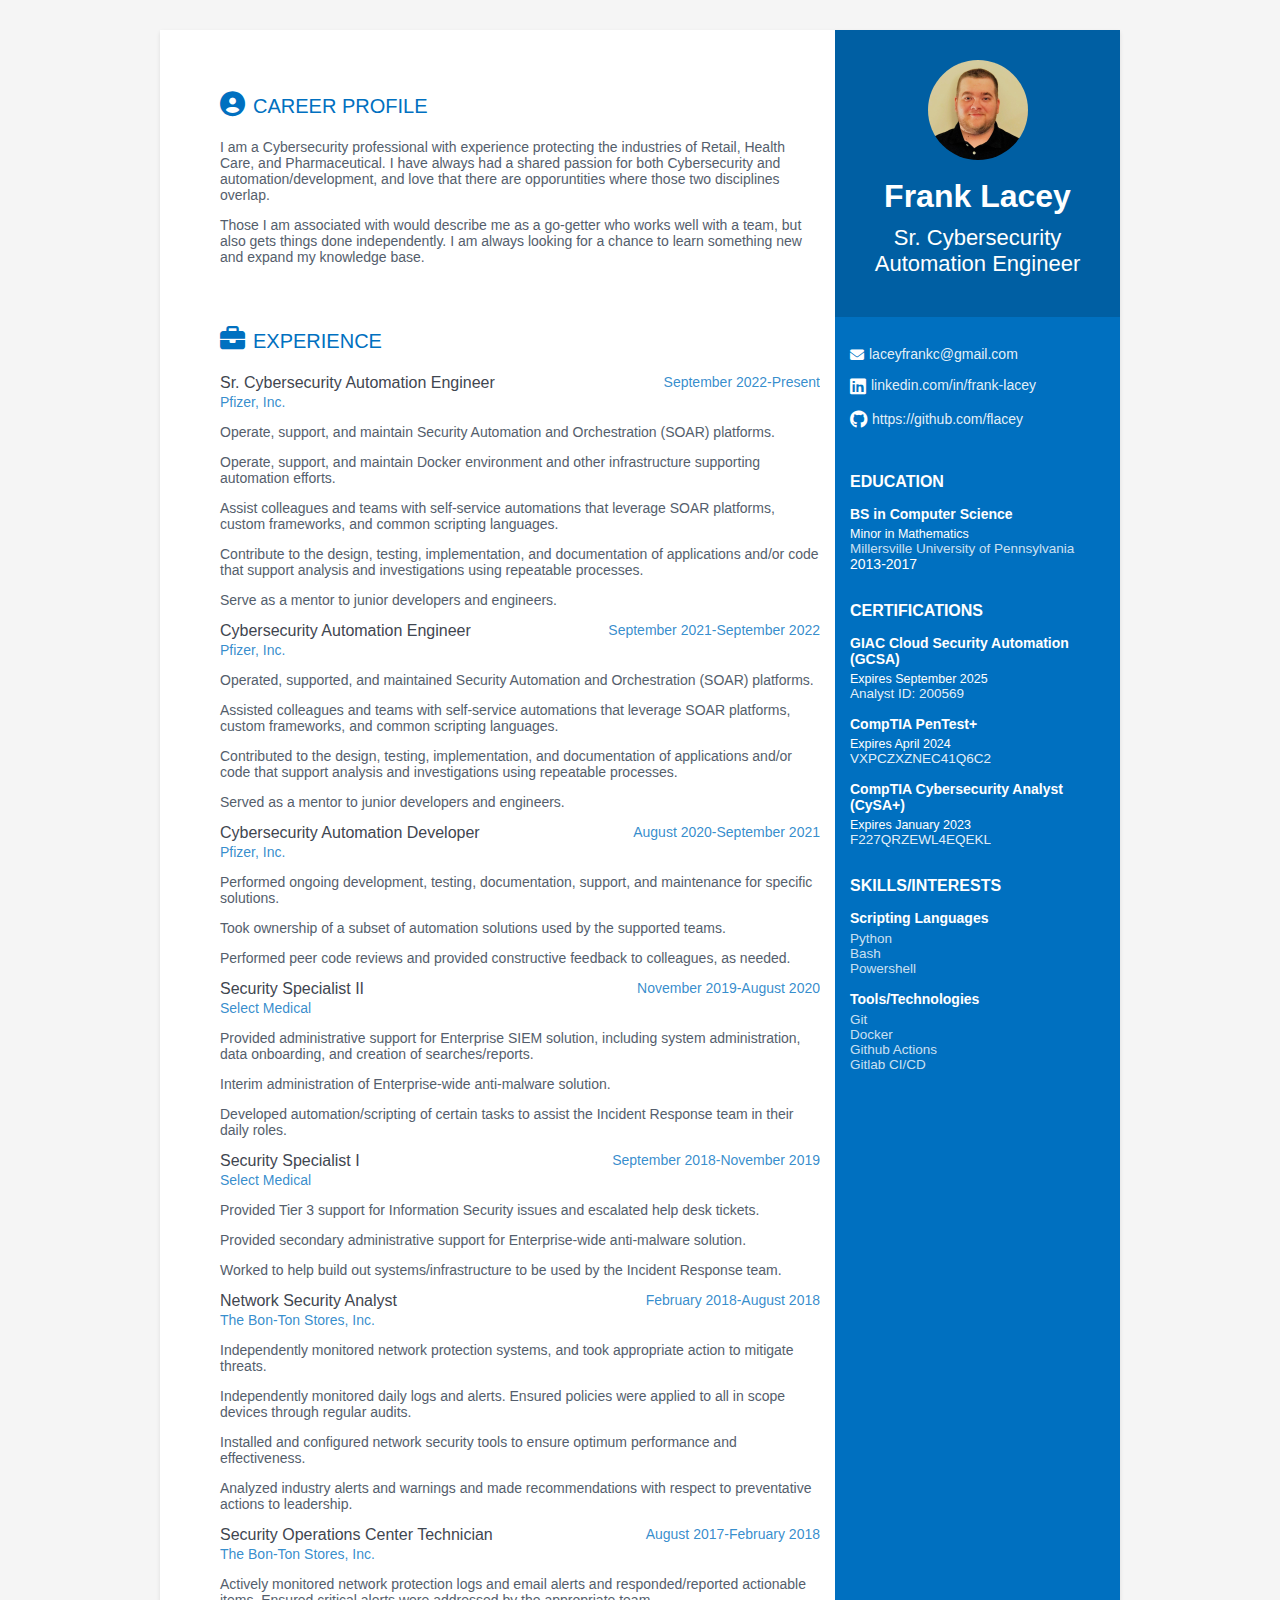
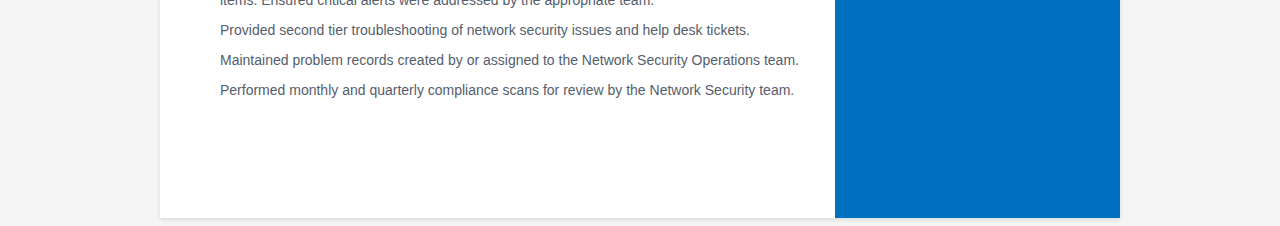
<file: resume.html>
<!DOCTYPE html>
<html lang="en">
	<head>
		<title>Frank Lacey</title>
		<!-- Meta -->
		<meta charset="utf-8">
		<meta http-equiv="X-UA-Compatible" content="IE=edge">
		<meta name="viewport" content="width=device-width, initial-scale=1.0">
		<!-- FontAwesome JS -->
		<link rel="stylesheet" href="https://cdnjs.cloudflare.com/ajax/libs/font-awesome/6.2.0/css/all.min.css">
		<!-- Global CSS -->
		<link id="theme-style" rel="stylesheet" href="assets/css/resume.css">
		<link rel="stylesheet" media="print" href="assets/css/print.css" />
	</head>
	<body>
		<div class="wrapper">
			<div class="sidebar">
				<div class="profile-contents">
					<img class="profile-img" src="assets/images/profile.png" alt="Frank Lacey profile image"/>
					<h1 class="name">Frank Lacey</h1>
					<h2 class="headline">Sr. Cybersecurity Automation Engineer</h2>
				</div>
				<!--End profile contents-->
				
				<div class="contact-contents content-block">
					<ul class="unstyled-list contact-list">
						<li class="email_addr"><i class="svg-fa fa fa-envelope"></i><a href="mailto:&#108;&#097;&#099;&#101;&#121;&#102;&#114;&#097;&#110;&#107;&#099;&#064;&#103;&#109;&#097;&#105;&#108;&#046;&#099;&#111;&#109;">laceyfrankc@gmail.com</a></li>
						<li class="linkedin"><i class="svg-fa fa-brands fa-linkedin"></i><a href="https://linkedin.com/in/frank-lacey" target="_blank">linkedin.com/in/frank-lacey</a></li>
						<li class="github"><i class="svg-fa fab fa-github"></i><a href="https://https://github.com/flacey" target="_blank">https://github.com/flacey</a></li>
					</ul>
				</div>
				<!--End Contact Details-->
				
				<div class="education-contents content-block">
					<h2 class="content-section-title">Education</h2>
					<div class="content-block-item">
						<h4 class="content-block-item-heading">BS in Computer Science</h4>
						<h4 class="metadata-minor">Minor in Mathematics</h4>
						<h5 class="metadata">Millersville University of Pennsylvania</h5>
						<div class="date-years">2013-2017</div>
					</div>
				</div>
				<!--End Education Content-->
				
				<div class="certifcation-contents content-block">
					<h2 class="content-section-title">Certifications</h2>
					<div class="content-block-item">
						<h4 class="content-block-item-heading">GIAC Cloud Security Automation (GCSA)</h4>
						<h4 class="metadata-date">Expires September 2025</h4>
						<h5 class="metadata"><a href="https://www.giac.org/certified-professional/Frank-Lacey/200569" target="_blank">Analyst ID: 200569</a></h5>
					</div>
					<div class="content-block-item">
						<h4 class="content-block-item-heading">CompTIA PenTest+</h4>
						<h4 class="metadata-date">Expires April 2024</h4>
						<h5 class="metadata"><a href="https://www.certmetrics.com/comptia/public/verification.aspx/" target="_blank">VXPCZXZNEC41Q6C2</a></h5>
					</div>
					<div class="content-block-item">
						<h4 class="content-block-item-heading">CompTIA Cybersecurity Analyst (CySA+)</h4>
						<h4 class="metadata-date">Expires January 2023</h4>
						<h5 class="metadata"><a href="https://www.certmetrics.com/comptia/public/verification.aspx/" target="_blank">F227QRZEWL4EQEKL</a></h5>
					</div>
				</div>
				<!--End Certification Content-->
				
				<div class="certifcation-contents content-block">
					<h2 class="content-section-title">Skills/Interests</h2>
					<div class="content-block-item">
						<h4 class="content-block-item-heading">Scripting Languages</h4>
						<h5 class="metadata">Python</h5>
						<h5 class="metadata">Bash</h5>
						<h5 class="metadata">Powershell</h5>
					</div>
					<div class="content-block-item">
						<h4 class="content-block-item-heading">Tools/Technologies</h4>
						<h5 class="metadata">Git</h5>
						<h5 class="metadata">Docker</h5>
						<h5 class="metadata">Github Actions</h5>
						<h5 class="metadata">Gitlab CI/CD</h5>
					</div>
					
				</div>
				<!--End Skills/Interests Content-->
			</div>
			<!--End Sidebar Wrapper-->
			
			<div class="main-content">
				<section class="section overview-section">
					<h2 class="section-heading"><span class="icon"><i class="fa-solid fa-circle-user"></i></span>Career Profile</h2>
					<div class="overview">
						<p>I am a Cybersecurity professional with experience protecting the industries of Retail, Health Care, and Pharmaceutical.
						   I have always had a shared passion for both Cybersecurity and automation/development, and love that there are opporuntities where those two disciplines overlap.
						</p>
						<p>Those I am associated with would describe me as a go-getter who works well with a team, but also gets things done independently. I am always looking for a chance to learn something new and expand my knowledge base.</p>
					</div>
					<!--End Overview-->
				</section>
				<!--End Section-->
				
				<section class="section experiences-section">
					<h2 class="section-heading"><span class="icon"><i class="fa-solid fa-briefcase"></i></span>Experience</h2>
					<div class="item">
						<div class="metadata">
							<div class="top-row">
								<h3 class="job-title">Sr. Cybersecurity Automation Engineer</h3>
								<div class="date-years">September 2022-Present</div>
							</div>
							<div class="company-name">Pfizer, Inc.</div>
						</div>
						<div class="details">
							<p>Operate, support, and maintain Security Automation and Orchestration (SOAR) platforms.</p>
							<p>Operate, support, and maintain Docker environment and other infrastructure supporting automation efforts.</p>
							<p>Assist colleagues and teams with self-service automations that leverage SOAR platforms, custom frameworks, and common scripting languages.</p>
							<p>Contribute to the design, testing, implementation, and documentation of applications and/or code that support analysis and investigations using repeatable processes.</p>
							<p>Serve as a mentor to junior developers and engineers.</p>
						</div>
					</div>
					<div class="item">
						<div class="metadata">
							<div class="top-row">
								<h3 class="job-title">Cybersecurity Automation Engineer</h3>
								<div class="date-years">September 2021-September 2022</div>
							</div>
							<div class="company-name">Pfizer, Inc.</div>
						</div>
						<div class="details">
							<p>Operated, supported, and maintained Security Automation and Orchestration (SOAR) platforms.</p>
							<p>Assisted colleagues and teams with self-service automations that leverage SOAR platforms, custom frameworks, and common scripting languages.</p>
							<p>Contributed to the design, testing, implementation, and documentation of applications and/or code that support analysis and investigations using repeatable processes.</p>
							<p>Served as a mentor to junior developers and engineers.</p>
						</div>
					</div>
					<div class="item">
						<div class="metadata">
							<div class="top-row">
								<h3 class="job-title">Cybersecurity Automation Developer</h3>
								<div class="date-years">August 2020-September 2021</div>
							</div>
							<div class="company-name">Pfizer, Inc.</div>
						</div>
						<div class="details">
							<p>Performed ongoing development, testing, documentation, support, and maintenance for specific solutions.</p>
							<p>Took ownership of a subset of automation solutions used by the supported teams.</p>
							<p>Performed peer code reviews and provided constructive feedback to colleagues, as needed.</p>
						</div>
					</div>
					<div class="item">
						<div class="metadata">
							<div class="top-row">
								<h3 class="job-title">Security Specialist II</h3>
								<div class="date-years">November 2019-August 2020</div>
							</div>
							<div class="company-name">Select Medical</div>
						</div>
						<div class="details">
							<p>Provided administrative support for Enterprise SIEM solution, including system administration, data onboarding, and creation of searches/reports.</p>
							<p>Interim administration of Enterprise-wide anti-malware solution.</p>
							<p>Developed automation/scripting of certain tasks to assist the Incident Response team in their daily roles.</p>
						</div>
					</div>
					<div class="item">
						<div class="metadata">
							<div class="top-row">
								<h3 class="job-title">Security Specialist I</h3>
								<div class="date-years">September 2018-November 2019</div>
							</div>
							<div class="company-name">Select Medical</div>
						</div>
						<div class="details">
							<p>Provided Tier 3 support for Information Security issues and escalated help desk tickets.</p>
							<p>Provided secondary administrative support for Enterprise-wide anti-malware solution.</p>
							<p>Worked to help build out systems/infrastructure to be used by the Incident Response team.</p>
						</div>
					</div>
					<div class="item">
						<div class="metadata">
							<div class="top-row">
								<h3 class="job-title">Network Security Analyst</h3>
								<div class="date-years">February 2018-August 2018</div>
							</div>
							<div class="company-name">The Bon-Ton Stores, Inc.</div>
						</div>
						<div class="details">
							<p>Independently monitored network protection systems, and took appropriate action to mitigate threats.</p>
							<p>Independently monitored daily logs and alerts. Ensured policies were applied to all in scope devices through regular audits.</p>
							<p>Installed and configured network security tools to ensure optimum performance and effectiveness.</p>
							<p>Analyzed industry alerts and warnings and made recommendations with respect to preventative actions to leadership.</p>
						</div>
					</div>
					<div class="item">
						<div class="metadata">
							<div class="top-row">
								<h3 class="job-title">Security Operations Center Technician</h3>
								<div class="date-years">August 2017-February 2018</div>
							</div>
							<div class="company-name">The Bon-Ton Stores, Inc.</div>
						</div>
						<div class="details">
							<p>Actively monitored network protection logs and email alerts and responded/reported actionable items. Ensured critical alerts were addressed by the appropriate team.</p>
							<p>Provided second tier troubleshooting of network security issues and help desk tickets.</p>
							<p>Maintained problem records created by or assigned to the Network Security Operations team.</p>
							<p>Performed monthly and quarterly compliance scans for review by the Network Security team.</p>
						</div>
					</div>
				</section>
				<!--End Section-->
		</div>
	</body>
</html>
</file>
<file: assets/css/resume.css>
body {
  font-family: 'Roboto', sans-serif;
  color: #545E6C;
  background: #f5f5f5;
  font-size: 14px;
  -webkit-font-smoothing: antialiased;
  -moz-osx-font-smoothing: grayscale;
}

h1, h2, h3, h4, h5, h6 {
  font-weight: 600;
}

a {
  color: rgba(50, 100, 255, 1);
  -webkit-transition: all 0.4s ease-in-out;
  -moz-transition: all 0.4s ease-in-out;
  -ms-transition: all 0.4s ease-in-out;
  -o-transition: all 0.4s ease-in-out;
}

a:link{
  text-decoration: none;
}

a:hover {
  text-decoration: underline;
  color: #1a454f;
}

.unstyled-list{
	padding-left:0;
	list-style:none
}

.wrapper {
  background: #42A8C0;
  max-width: 960px;
  margin: 0 auto;
  margin-top: 30px;
  position: relative;
  -webkit-box-shadow: 0px 2px 4px rgba(0, 0, 0, 0.1);
  -moz-box-shadow: 0px 2px 4px rgba(0, 0, 0, 0.1);
  box-shadow: 0px 2px 4px rgba(0, 0, 0, 0.1);
}

.sidebar {
  background: #0070C0;
  position: absolute;
  right: 0;
  width: 285px;
  height: 100%;
  min-height: 800px;
  color: #fff;
}

.sidebar a {
  color: rgba(255, 255, 255, 0.9);
}

.sidebar .profile-contents {
  padding: 30px;
  background: rgba(0, 0, 0, 0.15);
  text-align: center;
  color: #fff;
}

.sidebar .name {
  font-size: 32px;
  font-weight: 900;
  margin-top: 0;
  margin-bottom: 10px;
}

.sidebar .profile-img {

  border-radius: 50%;
  margin-bottom: 15px;
  width: 100px;
  height: 100px
}

.sidebar .headline {
  color: (255, 255, 255, .8);
  font-size: 22px;
  font-weight: 400;
  margin-top: 0;
  margin-bottom: 10px;
}

.sidebar .contact-contents .svg-fa {
  margin-right: 5px;
  font-size: 18px;
  vertical-align: middle;
}

.sidebar .contact-list li {
  margin-bottom: 15px;
}

.sidebar .contact-list li:last-child {
  margin-bottom: 0;
}

.sidebar .contact-contents .email_addr .fa-envelope {
  font-size: 14px;
}

.sidebar .content-block {
  padding: 15px;
}

.sidebar .content-section-title {
  text-transform: uppercase;
  font-size: 16px;
  font-weight: 700;
  margin-top: 0;
  margin-bottom: 15px;
}

.sidebar .content-block-item-heading {
  font-size: 14px;
  margin-top: 0;
  margin-bottom: 5px;
}

.sidebar .education-contents .content-block-item {
  margin-bottom: 15px;
}

.sidebar .education-contents .content-block-item:last-child {
  margin-bottom: 0;
}

.sidebar .education-contents .metadata-minor {
  color: rgba(255, 255, 255, 1);
  font-weight: 400;
  margin-bottom: 0px;
  margin-top: 0;
  font-size: 12.5px;
}

.sidebar .education-contents .metadata {
  color: rgba(255, 255, 255, 0.8);
  font-weight: 500;
  margin-bottom: 0px;
  margin-top: 0;
  font-size: 13.5px;
}

.sidebar .education-contents .time {
  color: rgba(255, 255, 255, 0.6);
  font-weight: 500;
  margin-bottom: 0px;
}

.sidebar .certifcation-contents .content-block-item {
  margin-bottom: 15px;
}

.sidebar .certifcation-contents .content-block-item:last-child {
  margin-bottom: 0;
}

.sidebar .certifcation-contents .metadata-date {
  color: rgba(255, 255, 255, 1);
  font-weight: 400;
  margin-bottom: 0px;
  margin-top: 0;
  font-size: 12.5px;
}

.sidebar .certifcation-contents .metadata {
  color: rgba(255, 255, 255, 0.8);
  font-weight: 500;
  margin-bottom: 0px;
  margin-top: 0;
  font-size: 13.5px;
}

.main-content {
  background: #fff;
  padding: 60px;
  padding-right: 300px;
}

.main-content .section-heading {
  text-transform: uppercase;
  font-size: 20px;
  font-weight: 500;
  color: #0070C0;
  position: relative;
  margin-top: 0;
  margin-bottom: 20px;
}

.main-content .section-heading .icon {
  margin-right: 8px;
  color: #0070C0;
  text-align: center;
  font-size: 25px;
}

.main-content .section {
  margin-bottom: 60px;
}

.main-content .top-row {
  position: relative;
  overflow: hidden;
  margin-bottom: 2px;
}

.main-content .job-title {
  color: #3F4650;
  font-size: 16px;
  margin-top: 0;
  margin-bottom: 0;
  font-weight: 500;
}

.main-content .date-years {
  position: absolute;
  right: 0;
  top: 0;
  color: rgba(0, 112, 192, 0.8);
}

.main-content .company-name {
  margin-bottom: 10px;
  color: rgba(0, 112, 192, 0.8);

}
/*
.skills-container {
  width: 100%; 
  background-color: #ddd; 
}

.skills {
  text-align: right; 
  padding-top: 10px; 
  padding-bottom: 10px; 
  color: white; 
}

.python {width: 90%; background-color: #f44336;}

*/
</file>
<file: assets/css/print.css>
@page  
{ 
  size 8.5in 11in; 
  margin: 2mm
} 

body {
  font-family: 'Roboto', sans-serif;
  color: #545E6C;
  background: #f5f5f5;
  font-size: 14px;
  -webkit-font-smoothing: antialiased;
  -moz-osx-font-smoothing: grayscale;
}

h1, h2, h3, h4, h5, h6 {
  font-weight: 600;
}

a {
  color: rgba(50, 100, 255, 1);
  -webkit-transition: all 0.4s ease-in-out;
  -moz-transition: all 0.4s ease-in-out;
  -ms-transition: all 0.4s ease-in-out;
  -o-transition: all 0.4s ease-in-out;
}

a:link{
  text-decoration: none;
}

a:hover {
  text-decoration: underline;
  color: #1a454f;
}

.unstyled-list{
	padding-left:0;
	list-style:none
}

.wrapper {
  background: #42A8C0;
  max-width: 960px;
  margin: 0 auto;
  margin-top: 30px;
  position: relative;
  -webkit-box-shadow: 0px 2px 4px rgba(0, 0, 0, 0.1);
  -moz-box-shadow: 0px 2px 4px rgba(0, 0, 0, 0.1);
  box-shadow: 0px 2px 4px rgba(0, 0, 0, 0.1);
}

.sidebar {
  z-index: 1;
  background: None;
  position: absolute;
  right: 0;
  width: 270px;
  height: 100%;
  min-height: 800px;
  color: #fff;
}

.sidebar a {
  color: rgba(255, 255, 255, 0.9);
}

.sidebar .profile-contents {
  padding-left: 40px;
  padding-bottom: 5px;
  background: None;
  text-align: center;
  color: #fff;
}

.sidebar .name {
  font-size: 30px;
  font-weight: 900;
  margin-top: 0;
  margin-bottom: 10px;
}

.sidebar .profile-img {
  filter: grayscale(100%);
  border-radius: 50%;
  margin-bottom: 15px;
  width: 100px;
  height: 100px
}

.sidebar .headline {
  color: (255, 255, 255, .8);
  font-size: 18px;
  font-weight: 400;
  margin-top: 0;
  margin-bottom: 10px;
}

.sidebar .contact-contents .svg-fa {
  margin-right: 5px;
  font-size: 18px;
  vertical-align: middle;
}

.sidebar .contact-list li {
  margin-bottom: 10px;
}

.sidebar .contact-list li:last-child {
  margin-bottom: 0;
}

.sidebar .contact-contents .email_addr .fa-envelope {
  font-size: 14px;
}

.sidebar .content-block {
  padding-left: 40px;
  padding-top: 0px;
  padding-bottom: 10px;
}

.sidebar .content-section-title {
  text-transform: uppercase;
  font-size: 16px;
  font-weight: 700;
  margin-top: 0;
  margin-bottom: 10px;
}

.sidebar .content-block-item-heading {
  font-size: 14px;
  margin-top: 0;
  margin-bottom: 5px;
}

.sidebar .education-contents .content-block-item {
  margin-bottom: 15px;
}

.sidebar .education-contents .content-block-item:last-child {
  margin-bottom: 0;
}

.sidebar .education-contents .metadata-minor {
  color: rgba(255, 255, 255, 1);
  font-weight: 400;
  margin-bottom: 0px;
  margin-top: 0;
  font-size: 12.5px;
}

.sidebar .education-contents .metadata {
  color: rgba(255, 255, 255, 0.8);
  font-weight: 500;
  margin-bottom: 0px;
  margin-top: 0;
  font-size: 13px;
}

.sidebar .education-contents .time {
  color: rgba(255, 255, 255, 0.6);
  font-weight: 500;
  margin-bottom: 0px;
}

.sidebar .certifcation-contents .content-block-item {
  margin-bottom: 15px;
}

.sidebar .certifcation-contents .content-block-item:last-child {
  margin-bottom: 0;
}

.sidebar .certifcation-contents .metadata-date {
  color: rgba(255, 255, 255, 1);
  font-weight: 400;
  margin-bottom: 0px;
  margin-top: 0;
  font-size: 12.5px;
}

.sidebar .certifcation-contents .metadata {
  color: rgba(255, 255, 255, 0.8);
  font-weight: 500;
  margin-bottom: 0px;
  margin-top: 0;
  font-size: 13.5px;
}

.main-content {
  z-index: 3;
  background: #fff;
  padding: 5px;
  padding-right: 245px;
}

.main-content .overview p {
  margin-top: 0px;
  margin-bottom: 0px;
}

.main-content .section-heading {
  text-transform: uppercase;
  font-size: 20px;
  font-weight: 500;
  color: #0070C0;
  position: relative;
  margin-top: 0;
  margin-bottom: 5px;
}

.main-content .section-heading .icon {
  margin-right: 8px;
  color: #0070C0;
  text-align: center;
  font-size: 25px;
}

.main-content .section {
  margin-bottom: 10px;
}

.main-content .top-row {
  position: relative;
  overflow: hidden;
  margin-bottom: 2px;
}

.main-content .job-title {
  color: #3F4650;
  font-size: 14px;
  font-weight: bold !important;
  margin-top: 0;
  margin-bottom: 0;
  font-weight: 500;
}

.main-content .date-years {
  position: absolute;
  right: 0;
  top: 0;
  color: rgba(0, 112, 192, 0.8);
}

.main-content .company-name {
  margin-bottom: 1px;
  color: rgba(0, 112, 192, 0.8);
}

.section.experiences-section p{
  margin-top: 0px;
  margin-bottom: 0px;
  list-style-type:disc;
  display:list-item;
  margin-left: 2em;
}

@media print {
  *,
  *::before,
  *::after {

    color: #000 !important;
    /* Black prints faster */
    box-shadow: none !important;
    text-shadow: none !important;
  }

  pre {
    white-space: pre-wrap !important;
  }

  pre,
  blockquote {
    border: 1px solid #999;
    page-break-inside: avoid;
  }

  tr,
  img {
    page-break-inside: avoid;
  }

  p,
  h2,
  h3 {
    orphans: 3;
    widows: 3;
  }

  h2,
  h3 {
    page-break-after: avoid;
  }
}
</file>
